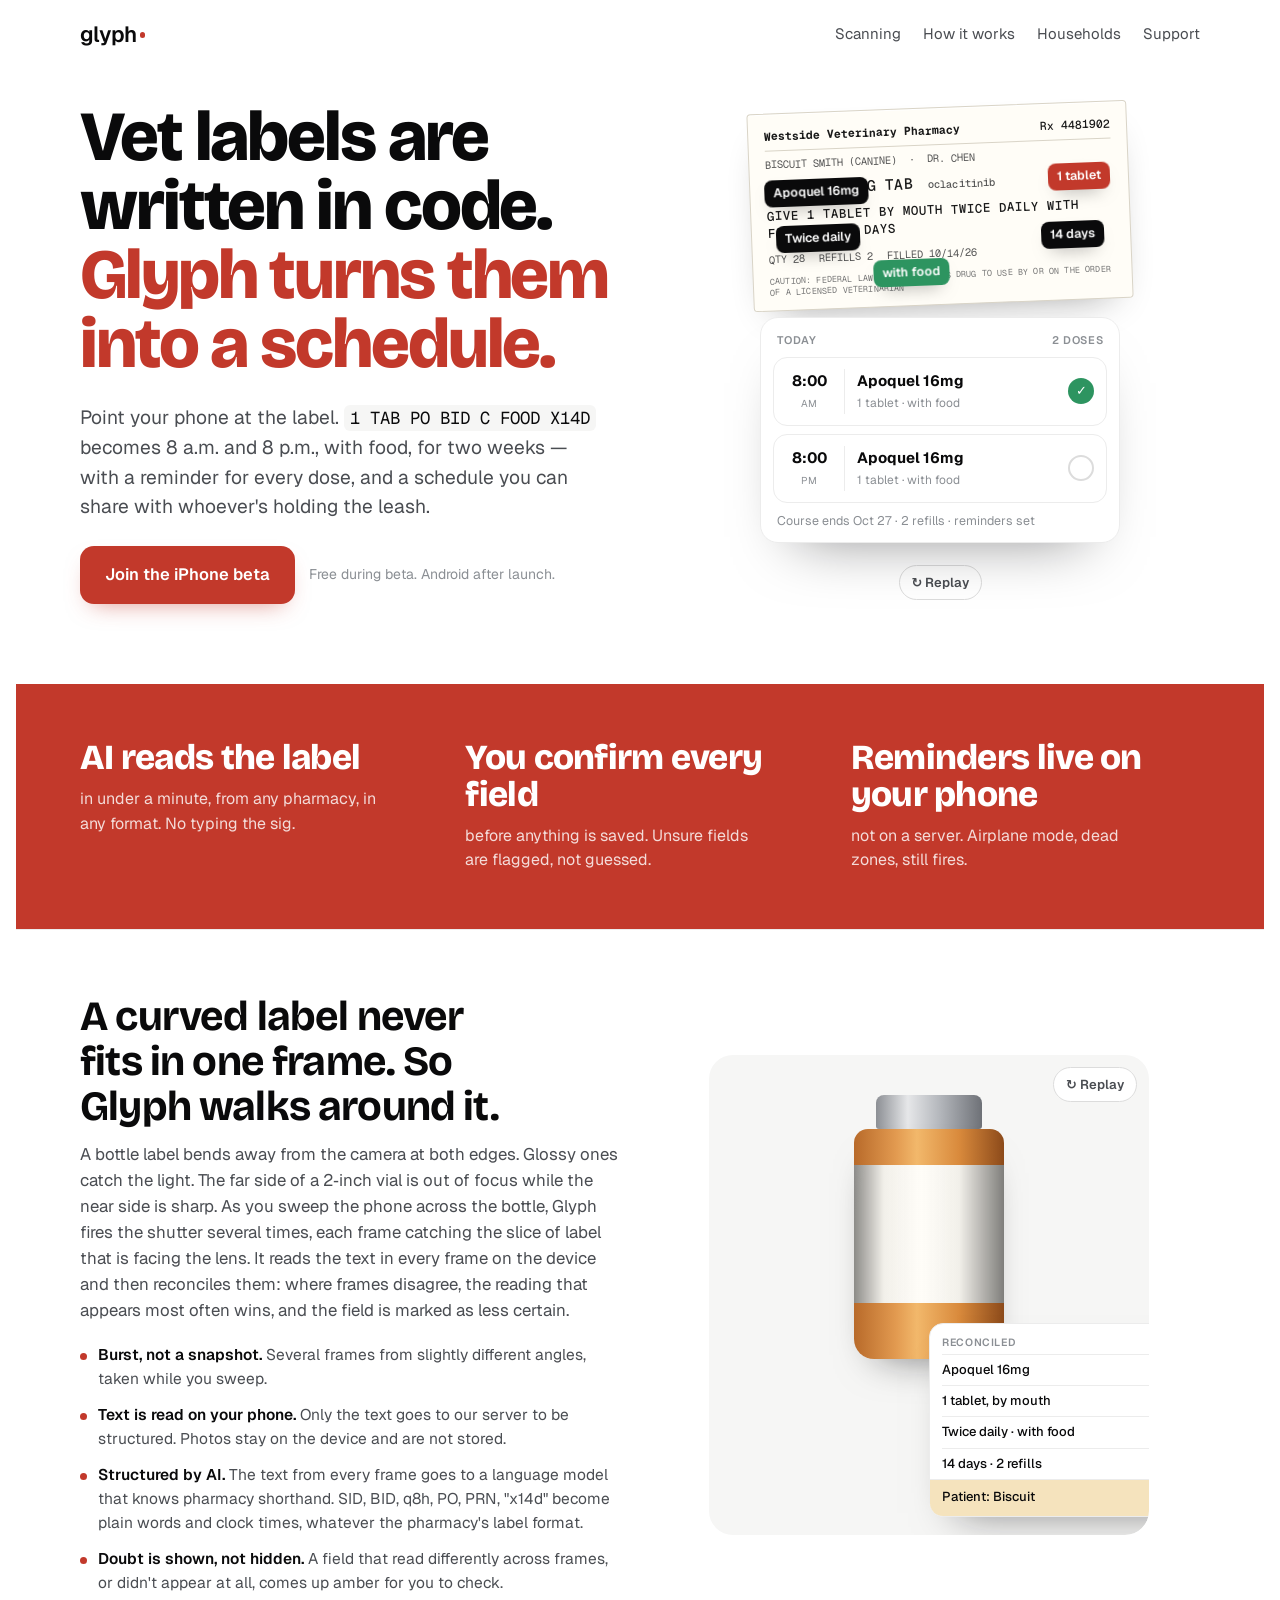
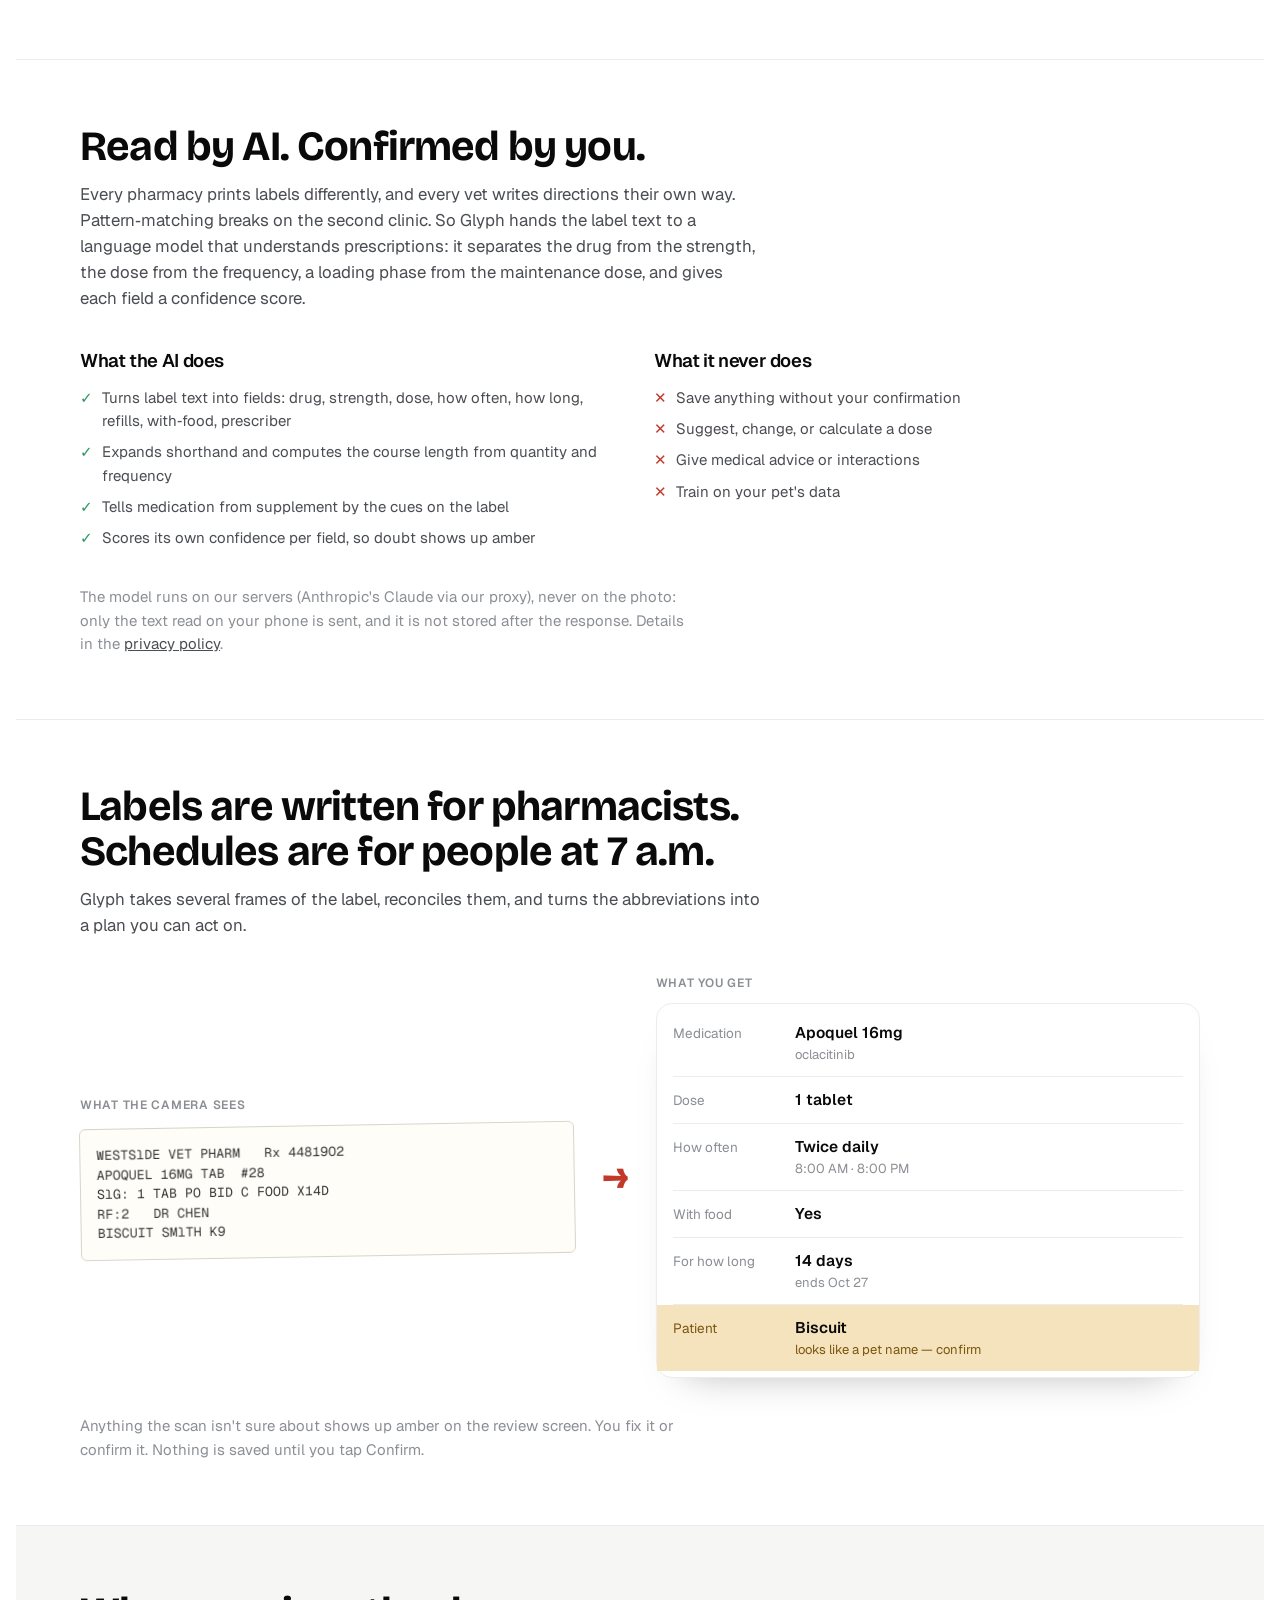
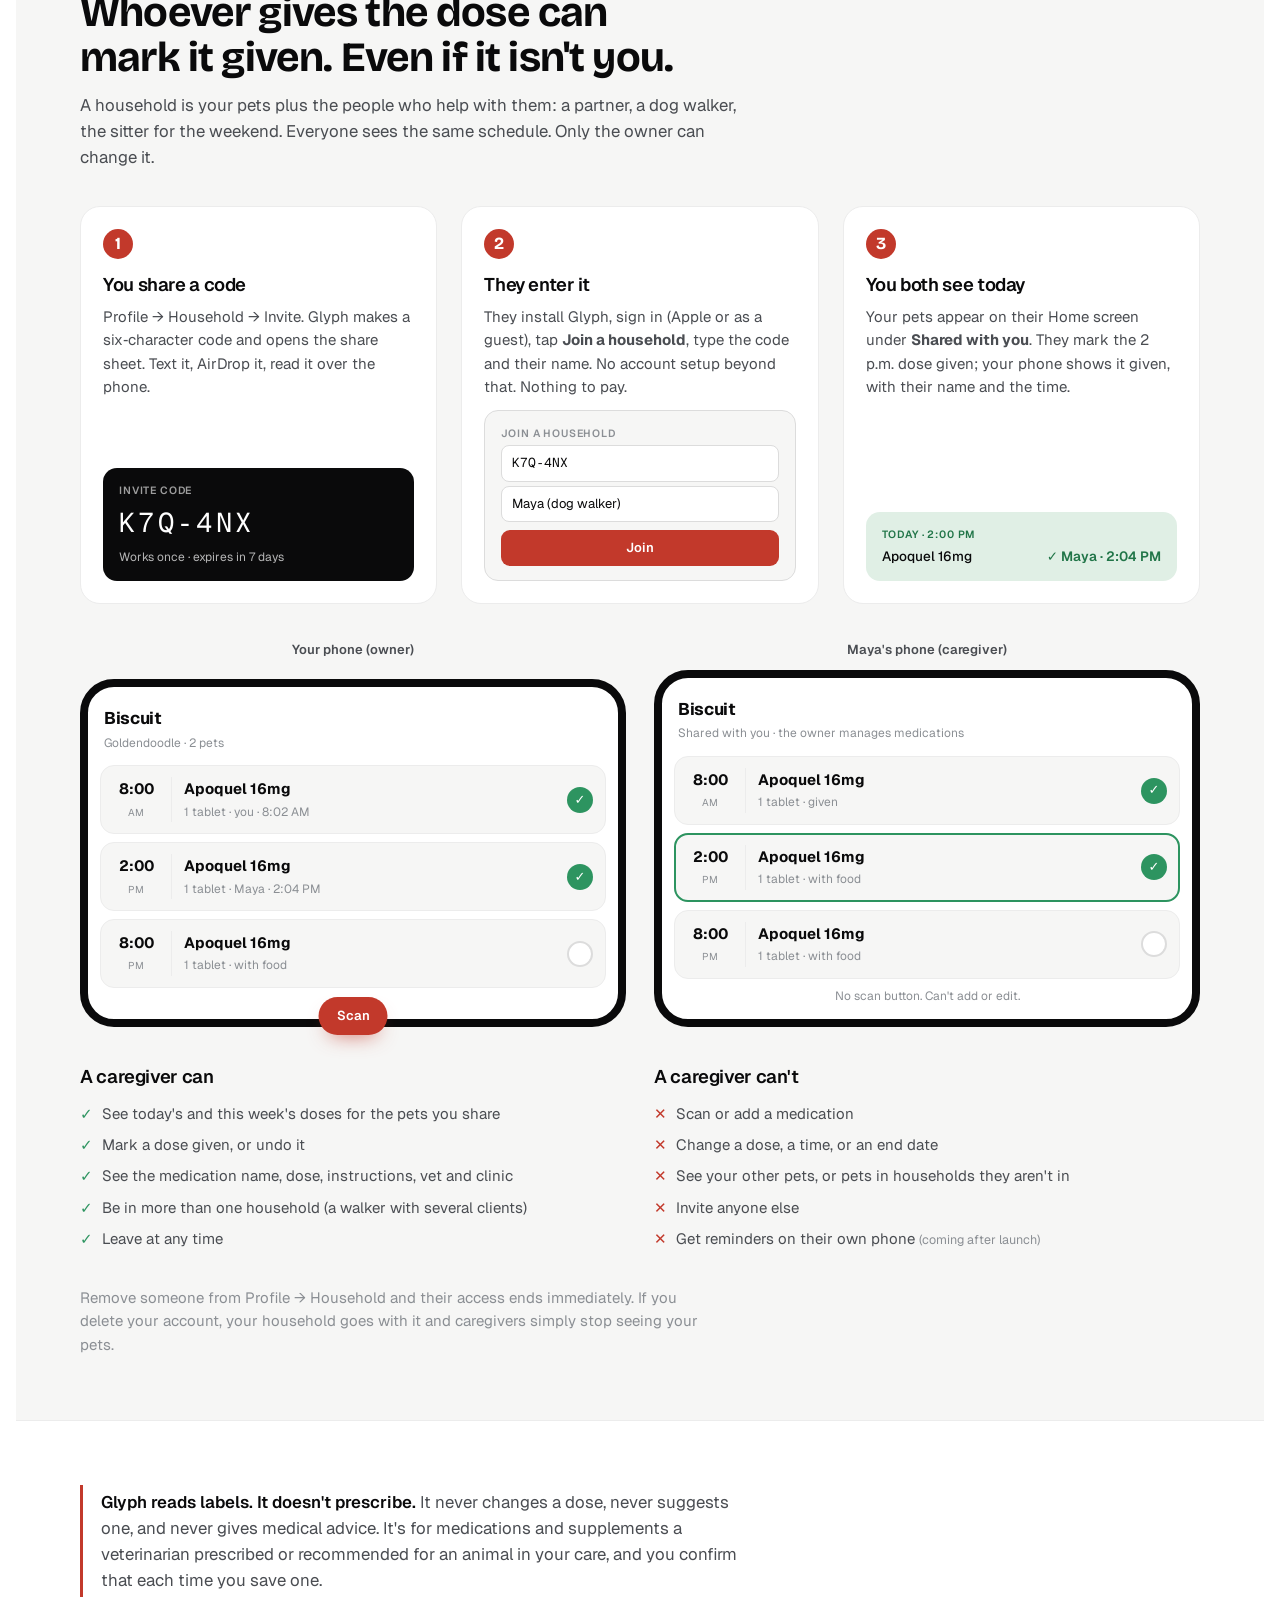
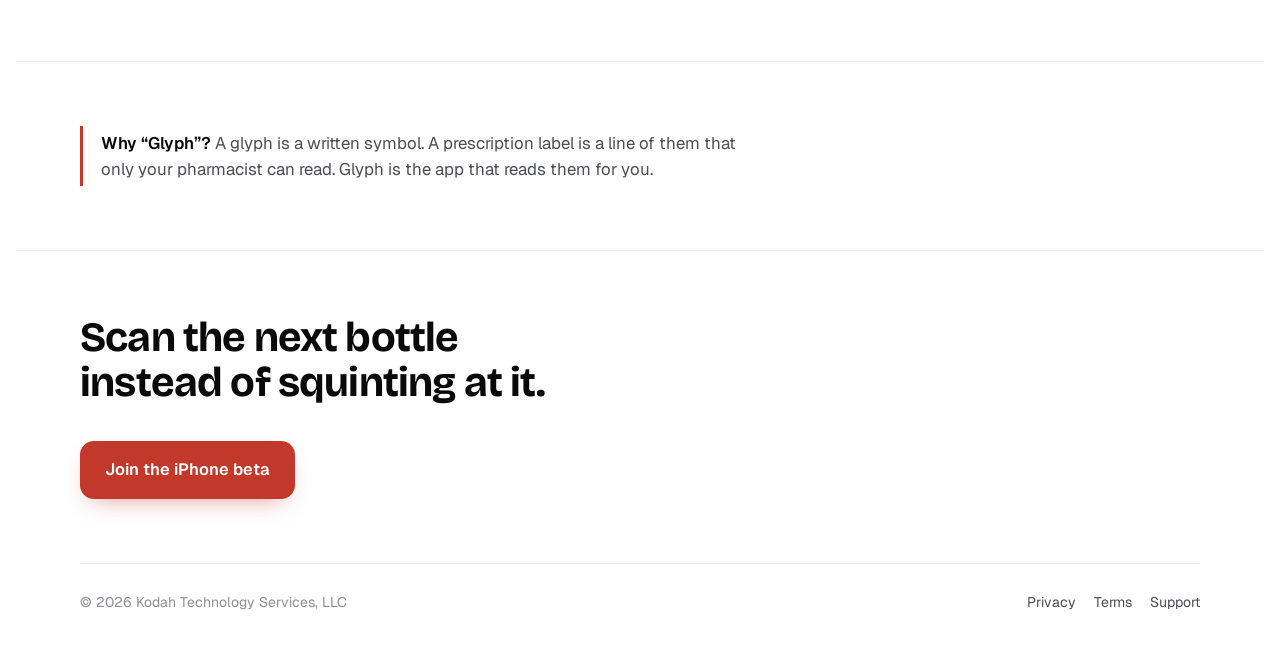
<file: index.html>
<!doctype html>
<html lang="en">
<head>
<meta charset="utf-8">
<meta name="viewport" content="width=device-width,initial-scale=1,viewport-fit=cover">
<title>Glyph — Vet labels, made into schedules</title>
<meta name="description" content="Vet labels are written in code. Glyph reads your pet's prescription label and turns it into a dose schedule with reminders you can share with whoever helps care for your pet.">
<link rel="icon" type="image/png" href="favicon.png?v=2">
<link rel="apple-touch-icon" href="favicon.png?v=2">
<link rel="preconnect" href="https://fonts.googleapis.com">
<link rel="preconnect" href="https://fonts.gstatic.com" crossorigin>
<link href="https://fonts.googleapis.com/css2?family=Bricolage+Grotesque:opsz,wght@12..96,500;12..96,700;12..96,800&family=Geist:wght@400;500;600&family=Geist+Mono:wght@400;500&display=swap" rel="stylesheet">
<link rel="stylesheet" href="styles.css">
</head>
<body>
<header class="site wrap">
  <a class="wordmark" href="./">glyph</a>
  <nav><a href="#scanning">Scanning</a><a href="#how">How it works</a><a href="#households">Households</a><a href="support.html">Support</a></nav>
</header>

<!-- HERO: the scan moment. A pharmacy label is read and its fields lift out into a dose. -->
<main>
<section class="hero">
  <div class="wrap hero-grid">
    <div class="hero-copy">
      <h1>Vet labels are written in code.<br><em>Glyph turns them into a schedule.</em></h1>
      <p class="lede">Point your phone at the label. <span class="mono">1 TAB PO BID C FOOD X14D</span> becomes 8 a.m. and 8 p.m., with food, for two weeks — with a reminder for every dose, and a schedule you can share with whoever's holding the leash.</p>
      <div class="actions">
        <a class="btn btn-primary" href="support.html#beta">Join the iPhone beta</a>
        <span class="note">Free during beta. Android after launch.</span>
      </div>
    </div>

    <div class="scene play" id="scene" aria-label="A pharmacy label being scanned into a dose schedule">
      <div class="rx">
        <div class="rx-head"><b>Westside Veterinary Pharmacy</b><span>Rx 4481902</span></div>
        <div class="rx-pt">BISCUIT SMITH (CANINE) &nbsp;·&nbsp; DR. CHEN</div>
        <div class="rx-drug">APOQUEL 16MG TAB <small>oclacitinib</small></div>
        <div class="rx-sig">GIVE 1 TABLET BY MOUTH TWICE DAILY WITH FOOD FOR 14 DAYS</div>
        <div class="rx-foot"><span>QTY 28</span><span>REFILLS 2</span><span>FILLED 10/14/26</span></div>
        <div class="rx-warn">CAUTION: FEDERAL LAW RESTRICTS THIS DRUG TO USE BY OR ON THE ORDER OF A LICENSED VETERINARIAN</div>
        <div class="scanline" aria-hidden="true"></div>
        <span class="tag t1" aria-hidden="true">Apoquel 16mg</span>
        <span class="tag t2" aria-hidden="true">1 tablet</span>
        <span class="tag t3" aria-hidden="true">Twice daily</span>
        <span class="tag t4" aria-hidden="true">14 days</span>
        <span class="tag t5" aria-hidden="true">with food</span>
      </div>

      <div class="result">
        <div class="result-head"><span>Today</span><span>2 doses</span></div>
        <div class="dose"><div class="t"><b>8:00</b><small>AM</small></div><div class="bar"></div><div class="n"><b>Apoquel 16mg</b><small>1 tablet · with food</small></div><div class="chk">✓</div></div>
        <div class="dose"><div class="t"><b>8:00</b><small>PM</small></div><div class="bar"></div><div class="n"><b>Apoquel 16mg</b><small>1 tablet · with food</small></div><div class="chk soft"></div></div>
        <div class="result-foot">Course ends Oct 27 · 2 refills · reminders set</div>
      </div>
      <button class="replay" type="button" data-replay="scene" aria-label="Replay the scan">↻ Replay</button>
    </div>
  </div>
</section>

<!-- the three claims, large, on coral -->
<section class="band-brand">
  <div class="wrap claims">
    <div><b>AI reads the label</b><p>in under a minute, from any pharmacy, in any format. No typing the sig.</p></div>
    <div><b>You confirm every field</b><p>before anything is saved. Unsure fields are flagged, not guessed.</p></div>
    <div><b>Reminders live on your phone</b><p>not on a server. Airplane mode, dead zones, still fires.</p></div>
  </div>
</section>

<!-- how scanning works: curved bottle, three frames, one read -->
<section class="band" id="scanning">
  <div class="wrap scan-grid">
    <div class="intro">
      <h2>A curved label never fits in one frame. So Glyph walks around it.</h2>
      <p>A bottle label bends away from the camera at both edges. Glossy ones catch the light. The far side of a 2‑inch vial is out of focus while the near side is sharp. As you sweep the phone across the bottle, Glyph fires the shutter several times, each frame catching the slice of label that is facing the lens. It reads the text in every frame on the device and then reconciles them: where frames disagree, the reading that appears most often wins, and the field is marked as less certain.</p>
      <ul class="facts">
        <li><b>Burst, not a snapshot.</b> Several frames from slightly different angles, taken while you sweep.</li>
        <li><b>Text is read on your phone.</b> Only the text goes to our server to be structured. Photos stay on the device and are not stored.</li>
        <li><b>Structured by AI.</b> The text from every frame goes to a language model that knows pharmacy shorthand. SID, BID, q8h, PO, PRN, "x14d" become plain words and clock times, whatever the pharmacy's label format.</li>
        <li><b>Doubt is shown, not hidden.</b> A field that read differently across frames, or didn't appear at all, comes up amber for you to check.</li>
      </ul>
    </div>

    <div class="lab" id="lab" aria-label="A phone scanning a curved label on a bottle, three frames merging into one reading">
      <div class="bottle">
        <div class="cap"></div>
        <div class="body">
          <div class="lbl">
            <!-- the label is wider than the visible face; it scrolls as the bottle turns -->
            <div class="strip">
              <div class="lbl-inner">
                <b>WESTSIDE VET PHARMACY</b>
                <span>Rx 4481902 · BISCUIT (K9)</span>
                <strong>APOQUEL 16MG TAB</strong>
                <span>1 TAB PO BID C FOOD X14D</span>
                <span>QTY 28 · RF 2 · DR CHEN</span>
              </div>
            </div>
            <div class="gloss"></div>
          </div>
        </div>
        <div class="turn" aria-hidden="true">↻</div>
      </div>
      <div class="cam"><div class="lens"></div></div>
      <div class="flash" aria-hidden="true"></div>
      <div class="frames">
        <div class="frame f1"><em>frame 1 · left edge</em><i>WESTSlDE V</i><i>Rx 44819O2</i><i>APOQUEL 1</i><i>1 TAB PO</i></div>
        <div class="frame f2"><em>frame 2 · centre</em><i>VET PHARMACY</i><i>BISCUIT (K9)</i><i>16MG TAB</i><i>BID C FOOD</i></div>
        <div class="frame f3"><em>frame 3 · right edge</em><i>ARMACY</i><i>(K9)</i><i>TAB</i><i>X14D  RF 2</i></div>
      </div>
      <div class="read">
        <span class="read-cap">Reconciled</span>
        <div class="row"><span>Apoquel 16mg</span><em class="ok">3 of 3</em></div>
        <div class="row"><span>1 tablet, by mouth</span><em class="ok">3 of 3</em></div>
        <div class="row"><span>Twice daily · with food</span><em class="ok">2 of 3</em></div>
        <div class="row"><span>14 days · 2 refills</span><em class="ok">2 of 3</em></div>
        <div class="row amber"><span>Patient: Biscuit</span><em>check</em></div>
      </div>
      <button class="replay" type="button" data-replay="lab" aria-label="Replay the scan">↻ Replay</button>
    </div>
  </div>
</section>

<!-- AI -->
<section class="band ai">
  <div class="wrap ai-grid">
    <div class="intro">
      <h2>Read by AI. Confirmed by you.</h2>
      <p>Every pharmacy prints labels differently, and every vet writes directions their own way. Pattern‑matching breaks on the second clinic. So Glyph hands the label text to a language model that understands prescriptions: it separates the drug from the strength, the dose from the frequency, a loading phase from the maintenance dose, and gives each field a confidence score.</p>
    </div>
    <div class="ai-cols">
      <div>
        <h3>What the AI does</h3>
        <ul><li>Turns label text into fields: drug, strength, dose, how often, how long, refills, with‑food, prescriber</li><li>Expands shorthand and computes the course length from quantity and frequency</li><li>Tells medication from supplement by the cues on the label</li><li>Scores its own confidence per field, so doubt shows up amber</li></ul>
      </div>
      <div>
        <h3>What it never does</h3>
        <ul><li>Save anything without your confirmation</li><li>Suggest, change, or calculate a dose</li><li>Give medical advice or interactions</li><li>Train on your pet's data</li></ul>
      </div>
    </div>
    <p class="fine">The model runs on our servers (Anthropic's Claude via our proxy), never on the photo: only the text read on your phone is sent, and it is not stored after the response. Details in the <a href="privacy.html">privacy policy</a>.</p>
  </div>
</section>

<!-- what the label says vs what you get -->
<section class="band" id="how">
  <div class="wrap">
    <div class="intro"><h2>Labels are written for pharmacists. Schedules are for people at 7 a.m.</h2><p>Glyph takes several frames of the label, reconciles them, and turns the abbreviations into a plan you can act on.</p></div>
    <div class="compare">
      <div class="raw"><span class="cap">What the camera sees</span><pre>WESTSlDE VET PHARM   Rx 44819O2
APOQUEL 16MG TAB  #28
SlG: 1 TAB PO BID C FOOD X14D
RF:2   DR CHEN
BISCUIT SMlTH K9</pre></div>
      <div class="arrow" aria-hidden="true">→</div>
      <div class="parsed">
        <span class="cap">What you get</span>
        <dl>
          <div><dt>Medication</dt><dd>Apoquel 16mg <small>oclacitinib</small></dd></div>
          <div><dt>Dose</dt><dd>1 tablet</dd></div>
          <div><dt>How often</dt><dd>Twice daily <small>8:00 AM · 8:00 PM</small></dd></div>
          <div><dt>With food</dt><dd>Yes</dd></div>
          <div><dt>For how long</dt><dd>14 days <small>ends Oct 27</small></dd></div>
          <div class="flag"><dt>Patient</dt><dd>Biscuit <small>looks like a pet name — confirm</small></dd></div>
        </dl>
      </div>
    </div>
    <p class="fine">Anything the scan isn't sure about shows up amber on the review screen. You fix it or confirm it. Nothing is saved until you tap Confirm.</p>
  </div>
</section>

<!-- households -->
<section class="band canvas" id="households">
  <div class="wrap hh">
    <div class="intro">
      <h2>Whoever gives the dose can mark it given. Even if it isn't you.</h2>
      <p>A household is your pets plus the people who help with them: a partner, a dog walker, the sitter for the weekend. Everyone sees the same schedule. Only the owner can change it.</p>
    </div>

    <ol class="hh-steps">
      <li>
        <span class="n">1</span>
        <div><h3>You share a code</h3><p>Profile → Household → Invite. Glyph makes a six‑character code and opens the share sheet. Text it, AirDrop it, read it over the phone.</p></div>
        <div class="mini"><span class="mini-cap">Invite code</span><span class="mini-code">K7Q‑4NX</span><span class="mini-sub">Works once · expires in 7 days</span></div>
      </li>
      <li>
        <span class="n">2</span>
        <div><h3>They enter it</h3><p>They install Glyph, sign in (Apple or as a guest), tap <b>Join a household</b>, type the code and their name. No account setup beyond that. Nothing to pay.</p></div>
        <div class="mini form"><span class="mini-cap">Join a household</span><span class="field">K7Q‑4NX</span><span class="field">Maya (dog walker)</span><span class="mini-btn">Join</span></div>
      </li>
      <li>
        <span class="n">3</span>
        <div><h3>You both see today</h3><p>Your pets appear on their Home screen under <b>Shared with you</b>. They mark the 2 p.m. dose given; your phone shows it given, with their name and the time.</p></div>
        <div class="mini ok"><span class="mini-cap">Today · 2:00 PM</span><span class="mini-row">Apoquel 16mg <em>✓ Maya · 2:04 PM</em></span></div>
      </li>
    </ol>

    <div class="phones">
      <figure>
        <figcaption>Your phone (owner)</figcaption>
        <div class="ph">
          <div class="ph-top"><b>Biscuit</b><small>Goldendoodle · 2 pets</small></div>
          <div class="dose done"><div class="t"><b>8:00</b><small>AM</small></div><div class="bar"></div><div class="n"><b>Apoquel 16mg</b><small>1 tablet · you · 8:02 AM</small></div><div class="chk">✓</div></div>
          <div class="dose done"><div class="t"><b>2:00</b><small>PM</small></div><div class="bar"></div><div class="n"><b>Apoquel 16mg</b><small>1 tablet · Maya · 2:04 PM</small></div><div class="chk">✓</div></div>
          <div class="dose"><div class="t"><b>8:00</b><small>PM</small></div><div class="bar"></div><div class="n"><b>Apoquel 16mg</b><small>1 tablet · with food</small></div><div class="chk soft"></div></div>
          <div class="ph-fab">Scan</div>
        </div>
      </figure>
      <figure>
        <figcaption>Maya's phone (caregiver)</figcaption>
        <div class="ph">
          <div class="ph-top"><b>Biscuit</b><small>Shared with you · the owner manages medications</small></div>
          <div class="dose done"><div class="t"><b>8:00</b><small>AM</small></div><div class="bar"></div><div class="n"><b>Apoquel 16mg</b><small>1 tablet · given</small></div><div class="chk">✓</div></div>
          <div class="dose done now"><div class="t"><b>2:00</b><small>PM</small></div><div class="bar"></div><div class="n"><b>Apoquel 16mg</b><small>1 tablet · with food</small></div><div class="chk">✓</div></div>
          <div class="dose"><div class="t"><b>8:00</b><small>PM</small></div><div class="bar"></div><div class="n"><b>Apoquel 16mg</b><small>1 tablet · with food</small></div><div class="chk soft"></div></div>
          <div class="ph-note">No scan button. Can't add or edit.</div>
        </div>
      </figure>
    </div>

    <div class="can">
      <div>
        <h3>A caregiver can</h3>
        <ul><li>See today's and this week's doses for the pets you share</li><li>Mark a dose given, or undo it</li><li>See the medication name, dose, instructions, vet and clinic</li><li>Be in more than one household (a walker with several clients)</li><li>Leave at any time</li></ul>
      </div>
      <div>
        <h3>A caregiver can't</h3>
        <ul><li>Scan or add a medication</li><li>Change a dose, a time, or an end date</li><li>See your other pets, or pets in households they aren't in</li><li>Invite anyone else</li><li>Get reminders on their own phone <small>(coming after launch)</small></li></ul>
      </div>
    </div>

    <p class="fine">Remove someone from Profile → Household and their access ends immediately. If you delete your account, your household goes with it and caregivers simply stop seeing your pets.</p>
  </div>
</section>

<!-- honesty -->
<section class="band">
  <div class="wrap">
    <p class="callout"><b>Glyph reads labels. It doesn't prescribe.</b> It never changes a dose, never suggests one, and never gives medical advice. It's for medications and supplements a veterinarian prescribed or recommended for an animal in your care, and you confirm that each time you save one.</p>
  </div>
</section>

<section class="band">
  <div class="wrap">
    <p class="callout"><b>Why &ldquo;Glyph&rdquo;?</b> A glyph is a written symbol. A prescription label is a line of them that only your pharmacist can read. Glyph is the app that reads them for you.</p>
  </div>
</section>

<section class="band cta">
  <div class="wrap">
    <h2>Scan the next bottle instead of squinting at it.</h2>
    <div class="actions"><a class="btn btn-primary" href="support.html#beta">Join the iPhone beta</a></div>
  </div>
</section>
</main>

<footer class="site wrap">
  <span>© 2026 Kodah Technology Services, LLC</span>
  <nav><a href="privacy.html">Privacy</a><a href="terms.html">Terms</a><a href="support.html">Support</a></nav>
</footer>
<script>
// Animations: play on scroll-in (unless the visitor prefers reduced motion), and always on tap of Replay.
(function(){
  var reduce=window.matchMedia&&window.matchMedia('(prefers-reduced-motion: reduce)').matches;
  function replay(el,force){
    if(reduce&&!force) return;
    el.classList.add('motion');                 // opts in past the reduced-motion CSS for this run
    el.classList.remove('play'); void el.offsetWidth; el.classList.add('play');
  }
  var lab=document.getElementById('lab'), scene=document.getElementById('scene');
  if(lab&&'IntersectionObserver' in window){
    new IntersectionObserver(function(es){es.forEach(function(e){ if(e.isIntersecting) replay(lab,false); });},{threshold:.5}).observe(lab);
  }
  document.querySelectorAll('[data-replay]').forEach(function(b){
    b.addEventListener('click',function(){ replay(document.getElementById(b.getAttribute('data-replay')),true); });
  });
})();
</script>
</body>
</html>
</file>
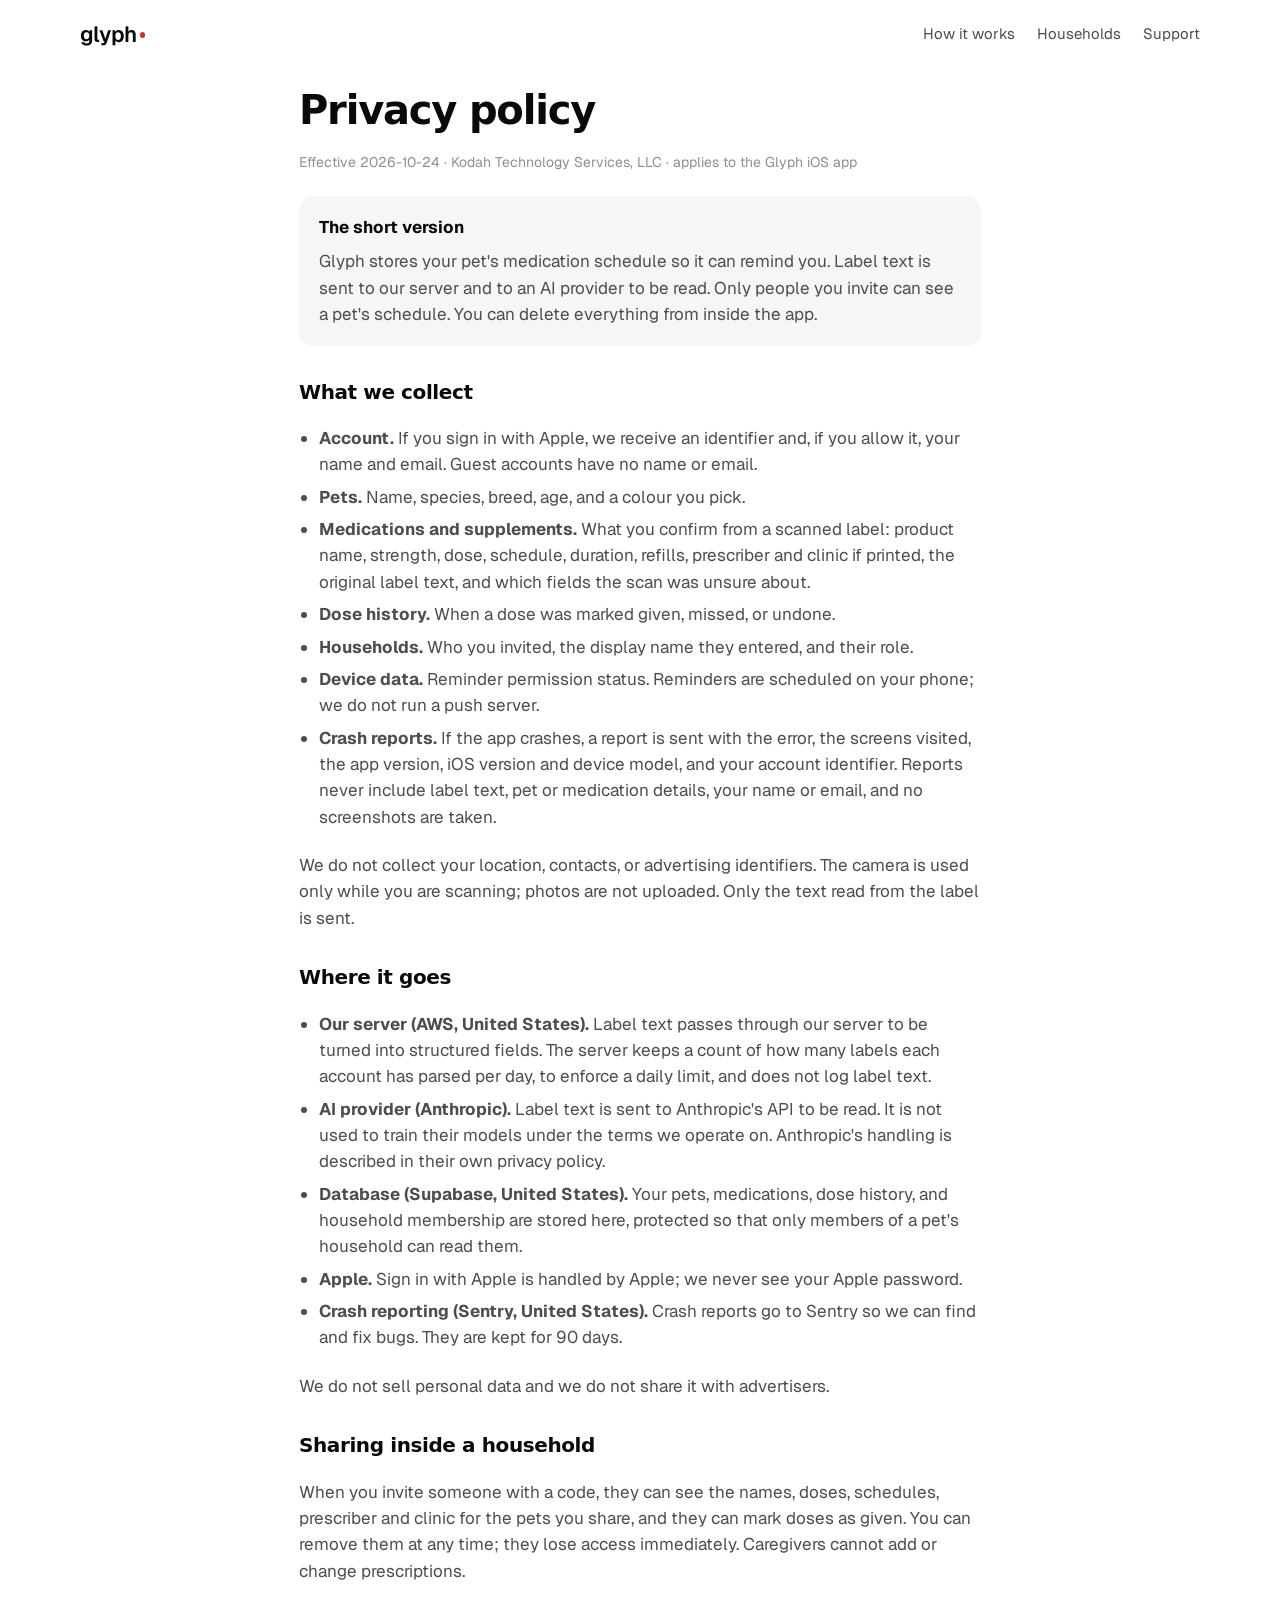
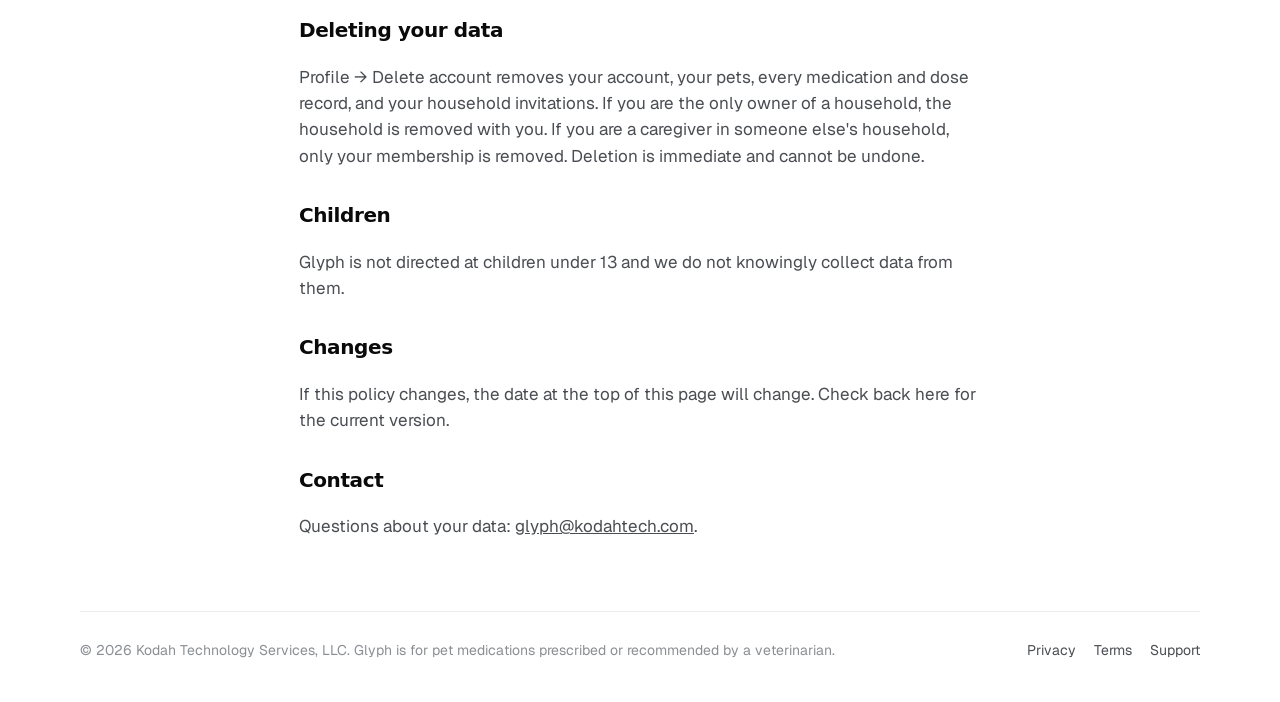
<file: privacy.html>
<!doctype html>
<html lang="en">
<head>
<title>Privacy Policy — Glyph</title>
<meta name="description" content="What Glyph collects, where it goes, and how to delete it.">
<meta charset="utf-8">
<meta name="viewport" content="width=device-width,initial-scale=1,viewport-fit=cover">
<link rel="icon" type="image/png" href="favicon.png?v=2">
<link rel="apple-touch-icon" href="favicon.png?v=2">
<link rel="preconnect" href="https://fonts.googleapis.com">
<link rel="preconnect" href="https://fonts.gstatic.com" crossorigin>
<link href="https://fonts.googleapis.com/css2?family=Geist:wght@400;500;600&display=swap" rel="stylesheet">
<link rel="stylesheet" href="styles.css">
</head>
<body>
<header class="site wrap">
  <a class="wordmark" href="./">glyph</a>
  <nav><a href="./#how">How it works</a><a href="./#households">Households</a><a href="support.html">Support</a></nav>
</header>
<main class="wrap doc">
  <h1>Privacy policy</h1>
  <p class="meta-line">Effective 2026-10-24 &middot; Kodah Technology Services, LLC &middot; applies to the Glyph iOS app</p>

  <div class="box">
    <b>The short version</b>
    <p>Glyph stores your pet's medication schedule so it can remind you. Label text is sent to our server and to an AI provider to be read. Only people you invite can see a pet's schedule. You can delete everything from inside the app.</p>
  </div>

  <h2>What we collect</h2>
  <ul>
    <li><b>Account.</b> If you sign in with Apple, we receive an identifier and, if you allow it, your name and email. Guest accounts have no name or email.</li>
    <li><b>Pets.</b> Name, species, breed, age, and a colour you pick.</li>
    <li><b>Medications and supplements.</b> What you confirm from a scanned label: product name, strength, dose, schedule, duration, refills, prescriber and clinic if printed, the original label text, and which fields the scan was unsure about.</li>
    <li><b>Dose history.</b> When a dose was marked given, missed, or undone.</li>
    <li><b>Households.</b> Who you invited, the display name they entered, and their role.</li>
    <li><b>Device data.</b> Reminder permission status. Reminders are scheduled on your phone; we do not run a push server.</li>
    <li><b>Crash reports.</b> If the app crashes, a report is sent with the error, the screens visited, the app version, iOS version and device model, and your account identifier. Reports never include label text, pet or medication details, your name or email, and no screenshots are taken.</li>
  </ul>
  <p>We do not collect your location, contacts, or advertising identifiers. The camera is used only while you are scanning; photos are not uploaded. Only the text read from the label is sent.</p>

  <h2>Where it goes</h2>
  <ul>
    <li><b>Our server (AWS, United States).</b> Label text passes through our server to be turned into structured fields. The server keeps a count of how many labels each account has parsed per day, to enforce a daily limit, and does not log label text.</li>
    <li><b>AI provider (Anthropic).</b> Label text is sent to Anthropic's API to be read. It is not used to train their models under the terms we operate on. Anthropic's handling is described in their own privacy policy.</li>
    <li><b>Database (Supabase, United States).</b> Your pets, medications, dose history, and household membership are stored here, protected so that only members of a pet's household can read them.</li>
    <li><b>Apple.</b> Sign in with Apple is handled by Apple; we never see your Apple password.</li>
    <li><b>Crash reporting (Sentry, United States).</b> Crash reports go to Sentry so we can find and fix bugs. They are kept for 90 days.</li>
  </ul>
  <p>We do not sell personal data and we do not share it with advertisers.</p>

  <h2>Sharing inside a household</h2>
  <p>When you invite someone with a code, they can see the names, doses, schedules, prescriber and clinic for the pets you share, and they can mark doses as given. You can remove them at any time; they lose access immediately. Caregivers cannot add or change prescriptions.</p>

  <h2>Deleting your data</h2>
  <p>Profile &rarr; Delete account removes your account, your pets, every medication and dose record, and your household invitations. If you are the only owner of a household, the household is removed with you. If you are a caregiver in someone else's household, only your membership is removed. Deletion is immediate and cannot be undone.</p>

  <h2>Children</h2>
  <p>Glyph is not directed at children under 13 and we do not knowingly collect data from them.</p>

  <h2>Changes</h2>
  <p>If this policy changes, the date at the top of this page will change. Check back here for the current version.</p>

  <h2>Contact</h2>
  <p>Questions about your data: <a href="mailto:glyph@kodahtech.com">glyph@kodahtech.com</a>.</p>
</main>
<footer class="site wrap">
  <span>&copy; 2026 Kodah Technology Services, LLC. Glyph is for pet medications prescribed or recommended by a veterinarian.</span>
  <nav><a href="privacy.html">Privacy</a><a href="terms.html">Terms</a><a href="support.html">Support</a></nav>
</footer>
</body>
</html>
</file>
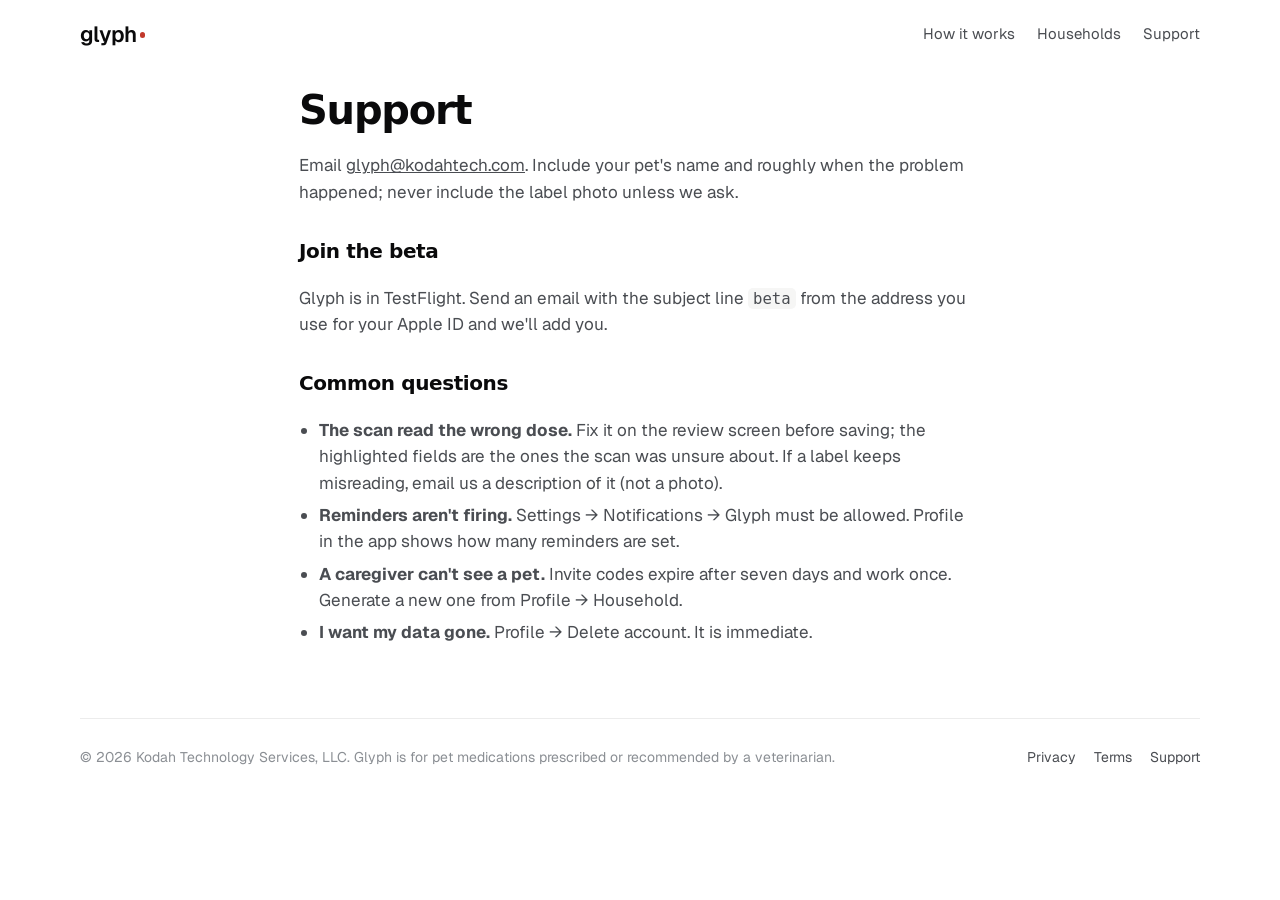
<file: support.html>
<!doctype html>
<html lang="en">
<head>
<title>Support — Glyph</title>
<meta name="description" content="Get help with Glyph, or join the beta.">
<meta charset="utf-8">
<meta name="viewport" content="width=device-width,initial-scale=1,viewport-fit=cover">
<link rel="icon" type="image/png" href="favicon.png?v=2">
<link rel="apple-touch-icon" href="favicon.png?v=2">
<link rel="preconnect" href="https://fonts.googleapis.com">
<link rel="preconnect" href="https://fonts.gstatic.com" crossorigin>
<link href="https://fonts.googleapis.com/css2?family=Geist:wght@400;500;600&display=swap" rel="stylesheet">
<link rel="stylesheet" href="styles.css">
</head>
<body>
<header class="site wrap">
  <a class="wordmark" href="./">glyph</a>
  <nav><a href="./#how">How it works</a><a href="./#households">Households</a><a href="support.html">Support</a></nav>
</header>
<main class="wrap doc">
  <h1>Support</h1>
  <p>Email <a href="mailto:glyph@kodahtech.com">glyph@kodahtech.com</a>. Include your pet's name and roughly when the problem happened; never include the label photo unless we ask.</p>

  <h2 id="beta">Join the beta</h2>
  <p>Glyph is in TestFlight. Send an email with the subject line <code>beta</code> from the address you use for your Apple ID and we'll add you.</p>

  <h2>Common questions</h2>
  <ul>
    <li><b>The scan read the wrong dose.</b> Fix it on the review screen before saving; the highlighted fields are the ones the scan was unsure about. If a label keeps misreading, email us a description of it (not a photo).</li>
    <li><b>Reminders aren't firing.</b> Settings &rarr; Notifications &rarr; Glyph must be allowed. Profile in the app shows how many reminders are set.</li>
    <li><b>A caregiver can't see a pet.</b> Invite codes expire after seven days and work once. Generate a new one from Profile &rarr; Household.</li>
    <li><b>I want my data gone.</b> Profile &rarr; Delete account. It is immediate.</li>
  </ul>
</main>
<footer class="site wrap">
  <span>&copy; 2026 Kodah Technology Services, LLC. Glyph is for pet medications prescribed or recommended by a veterinarian.</span>
  <nav><a href="privacy.html">Privacy</a><a href="terms.html">Terms</a><a href="support.html">Support</a></nav>
</footer>
</body>
</html>
</file>
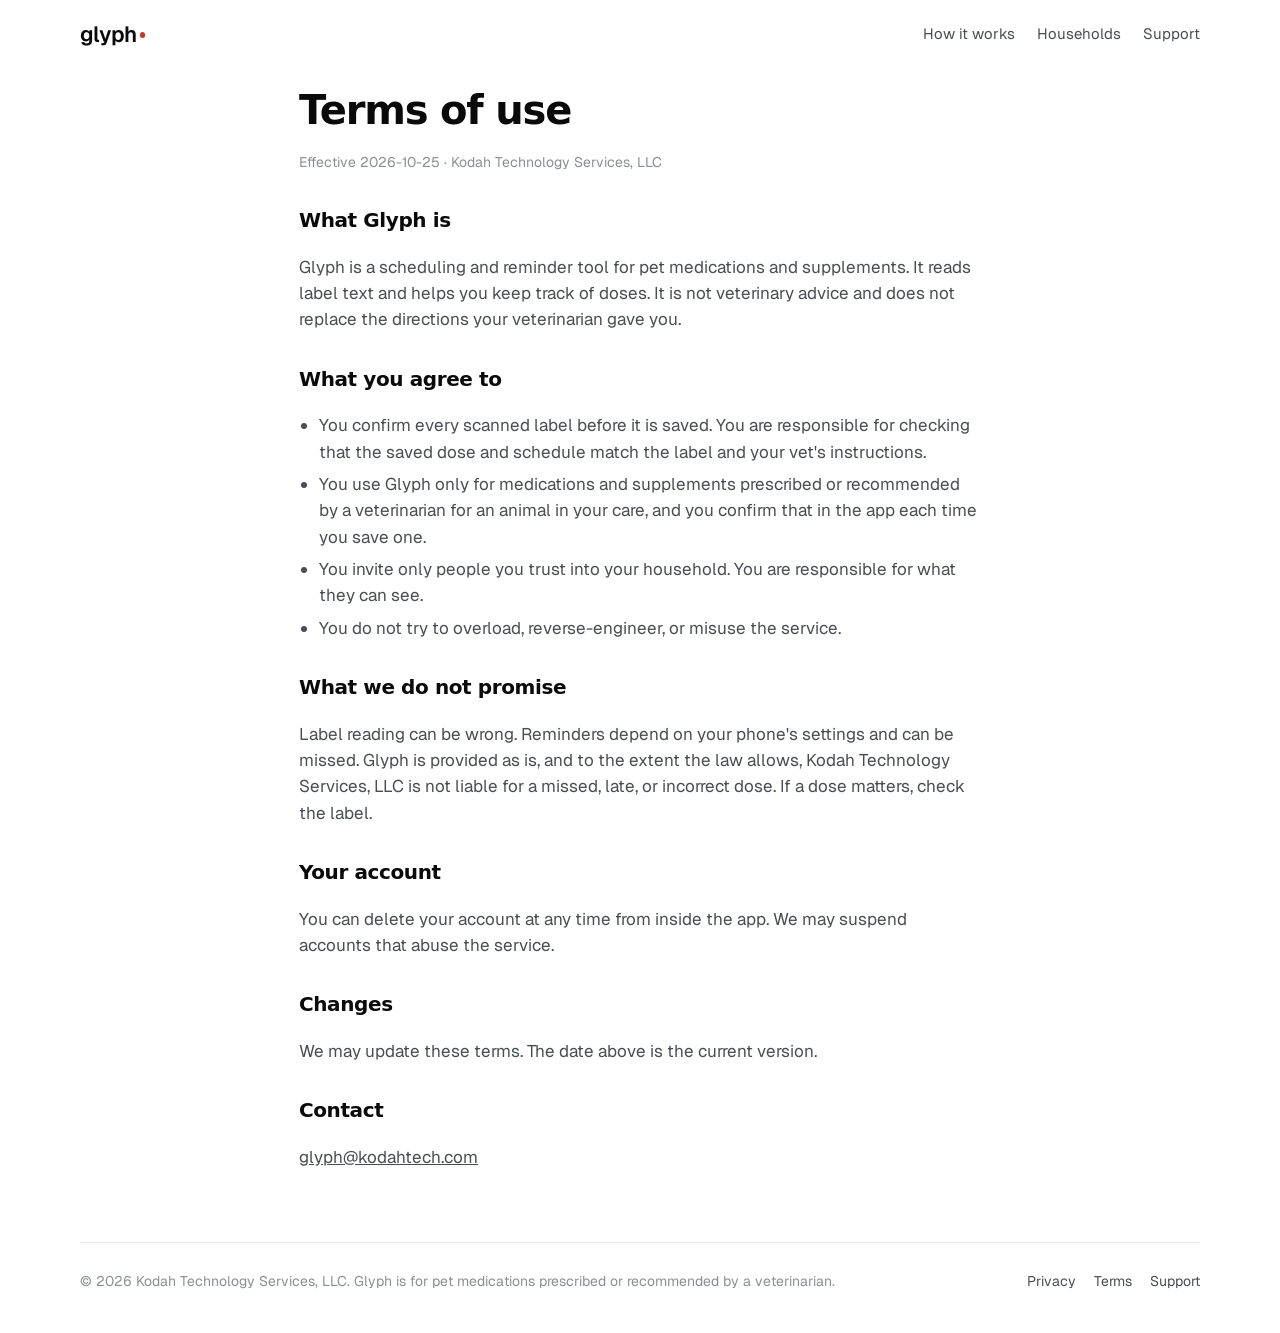
<file: terms.html>
<!doctype html>
<html lang="en">
<head>
<title>Terms of Use — Glyph</title>
<meta name="description" content="The terms for using the Glyph app.">
<meta charset="utf-8">
<meta name="viewport" content="width=device-width,initial-scale=1,viewport-fit=cover">
<link rel="icon" type="image/png" href="favicon.png?v=2">
<link rel="apple-touch-icon" href="favicon.png?v=2">
<link rel="preconnect" href="https://fonts.googleapis.com">
<link rel="preconnect" href="https://fonts.gstatic.com" crossorigin>
<link href="https://fonts.googleapis.com/css2?family=Geist:wght@400;500;600&display=swap" rel="stylesheet">
<link rel="stylesheet" href="styles.css">
</head>
<body>
<header class="site wrap">
  <a class="wordmark" href="./">glyph</a>
  <nav><a href="./#how">How it works</a><a href="./#households">Households</a><a href="support.html">Support</a></nav>
</header>
<main class="wrap doc">
  <h1>Terms of use</h1>
  <p class="meta-line">Effective 2026-10-25 &middot; Kodah Technology Services, LLC</p>

  <h2>What Glyph is</h2>
  <p>Glyph is a scheduling and reminder tool for pet medications and supplements. It reads label text and helps you keep track of doses. It is not veterinary advice and does not replace the directions your veterinarian gave you.</p>

  <h2>What you agree to</h2>
  <ul>
    <li>You confirm every scanned label before it is saved. You are responsible for checking that the saved dose and schedule match the label and your vet's instructions.</li>
    <li>You use Glyph only for medications and supplements prescribed or recommended by a veterinarian for an animal in your care, and you confirm that in the app each time you save one.</li>
    <li>You invite only people you trust into your household. You are responsible for what they can see.</li>
    <li>You do not try to overload, reverse-engineer, or misuse the service.</li>
  </ul>

  <h2>What we do not promise</h2>
  <p>Label reading can be wrong. Reminders depend on your phone's settings and can be missed. Glyph is provided as is, and to the extent the law allows, Kodah Technology Services, LLC is not liable for a missed, late, or incorrect dose. If a dose matters, check the label.</p>

  <h2>Your account</h2>
  <p>You can delete your account at any time from inside the app. We may suspend accounts that abuse the service.</p>

  <h2>Changes</h2>
  <p>We may update these terms. The date above is the current version.</p>

  <h2>Contact</h2>
  <p><a href="mailto:glyph@kodahtech.com">glyph@kodahtech.com</a></p>
</main>
<footer class="site wrap">
  <span>&copy; 2026 Kodah Technology Services, LLC. Glyph is for pet medications prescribed or recommended by a veterinarian.</span>
  <nav><a href="privacy.html">Privacy</a><a href="terms.html">Terms</a><a href="support.html">Support</a></nav>
</footer>
</body>
</html>
</file>
<file: styles.css>
/* glyph.kodahtech.com — tokens mirror src/theme/index.ts in the app.
   Layout: one memorable thing (the label-to-schedule scan in the hero); everything else quiet. */
:root{
  --bg:#FFFFFF; --canvas:#F6F6F5; --surface:#FFFFFF; --tint:#FFF5F1;
  --ink:#0A0A0B; --ink2:#4A4D52; --ink3:#8B8F94;
  --border:#ECECEC; --border2:#DCDCDC;
  --brand:#C2392B; --brand2:#A12A1F; --brand-pale:#FCE4DD;
  --success:#2D9460; --success-pale:#E0EFE5; --warning:#C28A2A; --warning-pale:#F5E3BD; --warning-ink:#7A5510;
  --display:"Bricolage Grotesque",ui-sans-serif,system-ui,sans-serif;
  --font:"Geist",ui-sans-serif,system-ui,-apple-system,"Segoe UI",Roboto,sans-serif;
  --mono:"Geist Mono",ui-monospace,SFMono-Regular,Menlo,monospace;
  --measure:62ch;
}
*,*::before,*::after{box-sizing:border-box}
html{-webkit-text-size-adjust:100%;scroll-behavior:smooth}
body{margin:0;background:var(--bg);color:var(--ink);font:400 17px/1.55 var(--font);
  padding-left:max(16px,env(safe-area-inset-left,0px));padding-right:max(16px,env(safe-area-inset-right,0px))}
a{color:inherit}
h1,h2,h3{margin:0;text-wrap:balance;font-family:var(--display);font-weight:700;letter-spacing:-0.02em}
h1{font-size:clamp(2.4rem,6.2vw,4.4rem);line-height:.98;font-weight:800;letter-spacing:-0.03em}
h1 em{font-style:normal;color:var(--brand)}
h2{font-size:clamp(1.7rem,3.6vw,2.6rem);line-height:1.08}
h3{font-size:1.15rem;font-family:var(--font);font-weight:600}
p{margin:0}
.wrap{max-width:1120px;margin:0 auto}

.wordmark{display:inline-flex;align-items:flex-end;gap:3px;font-weight:600;letter-spacing:-0.03em;text-decoration:none;font-size:22px;line-height:1}
.wordmark::after{content:"";width:.26em;height:.26em;border-radius:50%;background:var(--brand);margin-bottom:.3em}
header.site{display:flex;align-items:center;justify-content:space-between;padding-block:22px}
header.site nav{display:flex;gap:22px;font-size:15px;color:var(--ink2)}
header.site nav a{text-decoration:none}
header.site nav a:hover{color:var(--ink)}

.btn{display:inline-flex;align-items:center;gap:8px;padding:15px 24px;border-radius:14px;font-weight:600;font-size:16.5px;text-decoration:none;border:1px solid transparent}
.btn-primary{background:var(--brand);color:#fff;box-shadow:0 10px 24px -12px rgba(194,57,43,.6)}
.btn-primary:hover{background:var(--brand2)}
.actions{display:flex;gap:14px;flex-wrap:wrap;align-items:center}
.note{font-size:14px;color:var(--ink3)}

/* ---------- hero ---------- */
.hero{padding-block:36px 80px}
.hero-grid{display:grid;grid-template-columns:1.05fr 1fr;gap:56px;align-items:center}
.hero-copy{display:grid;gap:24px;max-width:36rem}
.lede{font-size:1.2rem;color:var(--ink2);max-width:33rem}
.lede .mono{font-family:var(--mono);font-size:.9em;background:var(--canvas);padding:2px 6px;border-radius:6px;white-space:nowrap;color:var(--ink)}
@media (max-width:900px){.hero-grid{grid-template-columns:1fr;gap:44px}.hero{padding-block:20px 60px}}

.scene{position:relative;display:grid;gap:18px;justify-items:center}
/* the pharmacy label */
.rx{position:relative;width:min(380px,100%);background:#FFFDF7;color:#1a1a1a;border:1px solid #D9D4C7;border-radius:4px;padding:14px 16px 12px;font-family:var(--mono);font-size:11.5px;line-height:1.35;
  box-shadow:0 1px 0 #fff inset,0 18px 40px -24px rgba(10,10,11,.45);transform:rotate(-2.2deg);overflow:hidden}
.rx-head{display:flex;justify-content:space-between;gap:8px;font-weight:500;border-bottom:1px solid #D9D4C7;padding-bottom:6px;margin-bottom:6px}
.rx-pt{color:#555;font-size:10.5px;margin-bottom:8px}
.rx-drug{font-size:15px;font-weight:500;letter-spacing:.01em}
.rx-drug small{font-size:10.5px;color:#555;margin-left:6px}
.rx-sig{font-size:12.5px;font-weight:500;margin:8px 0 10px;line-height:1.4}
.rx-foot{display:flex;gap:14px;color:#555;font-size:10.5px}
.rx-warn{margin-top:10px;font-size:8.5px;color:#777;letter-spacing:.02em;line-height:1.3}
.scanline{display:none;position:absolute;left:0;right:0;top:-8%;height:14%;background:linear-gradient(180deg,rgba(194,57,43,0),rgba(194,57,43,.22) 45%,rgba(194,57,43,.9) 50%,rgba(194,57,43,.22) 55%,rgba(194,57,43,0));
  pointer-events:none}
.scene.play .scanline{animation:scan 2.2s cubic-bezier(.5,0,.3,1) .4s both}
.scene.play .scanline{display:block}
@keyframes scan{0%{top:-14%;opacity:0}8%{opacity:1}92%{opacity:1}100%{top:104%;opacity:0}}
/* fields lift out of the label */
.tag{position:absolute;font-family:var(--font);font-weight:600;font-size:12.5px;background:var(--ink);color:#fff;padding:5px 9px;border-radius:8px;white-space:nowrap;opacity:0;transform:translateY(6px) scale(.96);
  box-shadow:0 8px 18px -10px rgba(10,10,11,.6)}
.scene.play .tag{animation-name:lift;animation-duration:.5s;animation-timing-function:cubic-bezier(.2,.9,.3,1.2);animation-fill-mode:both}
.tag.t1{left:14px;top:66px;animation-delay:1.0s}
.tag.t2{right:18px;top:60px;animation-delay:1.25s;background:var(--brand)}
.tag.t3{left:24px;top:112px;animation-delay:1.5s}
.tag.t4{right:26px;top:118px;animation-delay:1.7s}
.tag.t5{left:120px;top:150px;animation-delay:1.9s;background:var(--success)}
@keyframes lift{to{opacity:1;transform:none}}
/* the resulting schedule card */
.result{width:min(360px,100%);background:var(--surface);border:1px solid var(--border);border-radius:18px;padding:12px;box-shadow:0 30px 60px -36px rgba(10,10,11,.5);
  opacity:0;transform:translateY(14px);font-size:14px;margin-top:-6px}
.scene.play .result{animation:lift .6s ease-out 2.4s both}
.result-head{display:flex;justify-content:space-between;font-size:11px;font-weight:600;letter-spacing:.06em;text-transform:uppercase;color:var(--ink3);margin:2px 4px 8px}
.result-foot{font-size:12.5px;color:var(--ink3);margin:6px 4px 0}
.dose{display:flex;align-items:center;gap:12px;background:var(--surface);border:1px solid var(--border);border-radius:14px;padding:11px 12px;margin-bottom:8px}
.dose .t{width:46px;text-align:center}.dose .t b{display:block;font-size:15px}.dose .t small{font-size:10px;color:var(--ink3)}
.dose .bar{width:1px;align-self:stretch;background:var(--border)}
.dose .n{flex:1;min-width:0}.dose .n b{display:block;font-size:15px}.dose .n small{color:var(--ink3);font-size:12px}
.dose .chk{width:26px;height:26px;border-radius:50%;background:var(--success);color:#fff;display:grid;place-items:center;font-size:13px;font-weight:700}
.dose .chk.soft{background:var(--surface);border:2px solid var(--border2)}
@media (prefers-reduced-motion:reduce){.scene:not(.motion) .scanline{display:none}.scene:not(.motion) .tag,.scene:not(.motion) .result{animation:none;opacity:1;transform:none}}

/* ---------- scanning lab ---------- */
.scan-grid{display:grid;grid-template-columns:1fr 1fr;gap:56px;align-items:center}
@media (max-width:900px){.scan-grid{grid-template-columns:1fr;gap:40px}}
.facts{margin:8px 0 0;padding:0;list-style:none;display:grid;gap:12px}
.facts li{padding-left:18px;position:relative;color:var(--ink2);font-size:15.5px}
.facts li::before{content:"";position:absolute;left:0;top:.62em;width:7px;height:7px;border-radius:50%;background:var(--brand)}
.facts b{color:var(--ink);font-weight:600}

.lab{position:relative;height:480px;width:min(440px,100%);justify-self:center;overflow:hidden;border-radius:24px;background:var(--canvas)}
.bottle{position:absolute;left:50%;top:40px;transform:translateX(-50%);width:150px}
.bottle .cap{height:34px;margin:0 22px;border-radius:8px 8px 3px 3px;background:linear-gradient(90deg,#8C8F94,#E6E7E9 30%,#B4B7BC 60%,#6E7177)}
.bottle .body{height:230px;border-radius:14px 14px 20px 20px;background:linear-gradient(90deg,#B86A2A,#E29A50 28%,#F2B86B 42%,#D98A3C 70%,#8C4A1A);box-shadow:0 20px 40px -24px rgba(10,10,11,.6);position:relative;overflow:hidden}
.turn{position:absolute;right:-26px;top:120px;font-size:18px;color:var(--ink3);opacity:0}
.play .turn{animation:fadeio 3s ease .3s both}
@keyframes fadeio{0%,100%{opacity:0}20%,80%{opacity:1}}
/* label face: a window onto a strip twice as wide, which slides as the bottle turns */
.lbl{position:absolute;left:0;right:0;top:36px;height:138px;background:#FFFDF7;overflow:hidden}
.strip{position:absolute;top:0;bottom:0;left:0;width:260px;transform:translateX(0)}
.play .strip{animation:turn 3s cubic-bezier(.45,0,.3,1) .3s both}
@keyframes turn{0%{transform:translateX(40px)}100%{transform:translateX(-150px)}}
.lbl-inner{position:absolute;inset:0;display:grid;align-content:center;gap:5px;padding:0 10px;font-family:var(--mono);font-size:9px;line-height:1.2;color:#222;white-space:nowrap}
.lbl-inner b{font-size:8px;letter-spacing:.02em}.lbl-inner strong{font-size:12px;font-weight:600}.lbl-inner span{color:#444}
/* curvature: compress + darken toward both edges so the face reads as a cylinder */
.lbl::after{content:"";position:absolute;inset:0;background:linear-gradient(90deg,rgba(0,0,0,.45),rgba(0,0,0,.05) 20%,rgba(255,255,255,.22) 45%,rgba(0,0,0,.05) 70%,rgba(0,0,0,.5));pointer-events:none}
.gloss{position:absolute;top:0;bottom:0;width:38px;left:-40px;background:linear-gradient(90deg,rgba(255,255,255,0),rgba(255,255,255,.55),rgba(255,255,255,0));transform:skewX(-12deg);animation:gloss 3.2s ease-in-out infinite 1s}
@keyframes gloss{0%,100%{left:-40px}50%{left:140px}}
/* the phone arcs across the front of the bottle, lens toward it */
.cam{position:absolute;top:120px;left:-70px;width:56px;height:108px;border-radius:14px;background:var(--ink);border:3px solid #2a2a2c;box-shadow:0 18px 30px -16px rgba(10,10,11,.8);opacity:0;transform-origin:50% 50%}
.cam .lens{position:absolute;top:10px;left:50%;transform:translateX(-50%);width:16px;height:16px;border-radius:50%;background:radial-gradient(circle at 35% 35%,#6a6a6e,#111 60%);box-shadow:0 0 0 3px #222}
.play .cam{animation:arc 3s cubic-bezier(.45,0,.3,1) .3s both}
@keyframes arc{0%{left:-70px;top:150px;transform:rotate(-14deg);opacity:0}6%{opacity:1}50%{top:96px;transform:rotate(0)}94%{opacity:1}100%{left:calc(100% + 20px);top:150px;transform:rotate(14deg);opacity:0}}
/* shutter: three flashes timed to the arc */
.flash{position:absolute;inset:0;background:#fff;opacity:0;pointer-events:none}
.play .flash{animation:shutter 3s linear .3s both}
@keyframes shutter{0%,22%{opacity:0}24%{opacity:.75}27%{opacity:0}48%{opacity:0}50%{opacity:.75}53%{opacity:0}74%{opacity:0}76%{opacity:.75}79%{opacity:0}100%{opacity:0}}
/* each frame pops from where the phone was, holding the slice it saw, then they merge */
.frames{position:absolute;left:0;right:0;top:314px;height:70px}
.frame{position:absolute;left:50%;top:0;width:128px;padding:7px 9px;border-radius:8px;background:#FFFDF7;border:1px solid #D9D4C7;font-family:var(--mono);font-size:8.5px;line-height:1.45;color:#333;display:grid;opacity:0;transform:translate(-50%,-120px) scale(.6);box-shadow:0 10px 20px -14px rgba(10,10,11,.5)}
.frame em{font-style:normal;font-family:var(--font);font-size:9px;color:var(--brand);font-weight:600;margin-bottom:2px}
.frame i{font-style:normal;white-space:nowrap;overflow:hidden;text-overflow:ellipsis}
.play .f1{animation:drop .5s cubic-bezier(.2,.9,.3,1.1) 1.05s both, merge .5s ease-in 3.6s both;--x:-118px;--r:-4deg;--fx:-140px}
.play .f2{animation:drop .5s cubic-bezier(.2,.9,.3,1.1) 1.8s both, merge .5s ease-in 3.65s both;--x:0px;--r:2deg;--fx:0px}
.play .f3{animation:drop .5s cubic-bezier(.2,.9,.3,1.1) 2.6s both, merge .5s ease-in 3.7s both;--x:118px;--r:-2deg;--fx:140px}
@keyframes drop{0%{opacity:0;transform:translate(calc(-50% + var(--fx)),-150px) scale(.5)}100%{opacity:1;transform:translate(calc(-50% + var(--x)),0) rotate(var(--r)) scale(1)}}
@keyframes merge{to{opacity:0;transform:translate(-50%,40px) scale(.9)}}
/* the reconciled read */
.read{position:absolute;left:50%;bottom:18px;transform:translateX(-50%) translateY(16px);width:min(300px,92%);background:var(--surface);border:1px solid var(--border);border-radius:14px;padding:10px 12px;box-shadow:0 24px 40px -28px rgba(10,10,11,.5);opacity:0;font-size:13px}
.play .read{animation:lift .5s ease-out 4.1s both}
.read-cap{display:block;font-size:10.5px;font-weight:600;letter-spacing:.06em;text-transform:uppercase;color:var(--ink3);margin-bottom:4px}
.read .row{display:flex;justify-content:space-between;gap:10px;padding:5px 0;border-top:1px solid var(--border)}
.read .row span{font-weight:500}
.read .row em{font-style:normal;font-size:11.5px;color:var(--ink3)}
.read .row em.ok{color:var(--success)}
.read .row.amber{background:var(--warning-pale);margin:0 -12px -10px;padding:7px 12px 9px;border-radius:0 0 13px 13px}
.read .row.amber em{color:var(--warning-ink);font-weight:600}
@media (prefers-reduced-motion:reduce){.lab:not(.motion) .gloss,.lab:not(.motion) .strip,.lab:not(.motion) .turn,.lab:not(.motion) .flash{animation:none}.lab:not(.motion) .cam{animation:none;opacity:0}.lab:not(.motion) .frame{animation:none;opacity:0}.lab:not(.motion) .read{animation:none;opacity:1;transform:translateX(-50%)}}

/* replay control (both demos) */
.replay{appearance:none;border:1px solid var(--border2);background:var(--surface);color:var(--ink2);font:600 13px var(--font);padding:8px 12px;border-radius:999px;cursor:pointer}
.replay:hover{color:var(--ink);border-color:var(--ink3)}
.scene .replay{justify-self:center;margin-top:4px}
.lab .replay{position:absolute;top:12px;right:12px;z-index:2}

/* ---------- coral claims band ---------- */
.band-brand{background:var(--brand);color:#fff;padding-block:56px}
.claims{display:grid;grid-template-columns:repeat(3,1fr);gap:36px}
.claims b{display:block;font-family:var(--display);font-weight:800;font-size:clamp(1.6rem,2.8vw,2.2rem);line-height:1.05;letter-spacing:-0.02em;margin-bottom:10px}
.claims p{color:rgba(255,255,255,.82);font-size:16px;max-width:28ch}
@media (max-width:760px){.claims{grid-template-columns:1fr;gap:28px}}

/* ---------- ai ---------- */
.ai-grid{display:grid;gap:32px}
.ai-cols{display:grid;grid-template-columns:1fr 1fr;gap:28px}
.ai-cols h3{margin-bottom:10px}
.ai-cols ul{margin:0;padding:0;list-style:none;display:grid;gap:8px}
.ai-cols li{padding-left:22px;position:relative;color:var(--ink2);font-size:15px}
.ai-cols div:first-child li::before{content:"✓";position:absolute;left:0;color:var(--success);font-weight:700}
.ai-cols div:last-child li::before{content:"✕";position:absolute;left:0;color:var(--brand);font-weight:700}
.fine a{color:var(--ink2)}
@media (max-width:760px){.ai-cols{grid-template-columns:1fr}}

/* ---------- compare ---------- */
.compare{display:grid;grid-template-columns:1fr auto 1.1fr;gap:28px;align-items:center}
.cap{display:block;font-size:12px;font-weight:600;letter-spacing:.06em;text-transform:uppercase;color:var(--ink3);margin-bottom:10px}
.raw pre{margin:0;font-family:var(--mono);font-size:13px;line-height:1.5;background:#FFFDF7;border:1px solid #D9D4C7;border-radius:6px;padding:16px;color:#333;white-space:pre-wrap;transform:rotate(-1deg)}
.arrow{font-size:40px;color:var(--brand);font-family:var(--display);font-weight:800}
.parsed dl{margin:0;background:var(--surface);border:1px solid var(--border);border-radius:16px;padding:6px 16px;box-shadow:0 20px 40px -30px rgba(10,10,11,.4)}
.parsed dl div{display:grid;grid-template-columns:110px 1fr;gap:12px;padding:11px 0;border-bottom:1px solid var(--border);align-items:baseline}
.parsed dl div:last-child{border-bottom:0}
.parsed dt{color:var(--ink3);font-size:13.5px}
.parsed dd{margin:0;font-weight:600;font-size:15.5px}
.parsed dd small{display:block;font-weight:400;color:var(--ink3);font-size:13px}
.parsed .flag{background:var(--warning-pale);margin:0 -16px;padding-left:16px;padding-right:16px}
.parsed .flag dt{color:var(--warning-ink)}
.parsed .flag dd small{color:var(--warning-ink)}
.fine{color:var(--ink3);font-size:15px;max-width:var(--measure)}
@media (max-width:820px){.compare{grid-template-columns:1fr}.arrow{transform:rotate(90deg);justify-self:center}}

/* ---------- households ---------- */
.hh{display:grid;gap:44px}
.hh-steps{list-style:none;margin:0;padding:0;display:grid;grid-template-columns:repeat(3,1fr);gap:24px}
.hh-steps li{display:grid;grid-template-rows:auto auto 1fr;gap:12px;background:var(--surface);border:1px solid var(--border);border-radius:20px;padding:22px}
.hh-steps .n{width:30px;height:30px;border-radius:50%;background:var(--brand);color:#fff;display:grid;place-items:center;font-weight:700;font-family:var(--display)}
.hh-steps h3{margin-bottom:6px}
.hh-steps p{color:var(--ink2);font-size:15px}
.mini{align-self:end;background:var(--ink);color:#fff;border-radius:14px;padding:14px 16px;display:grid;gap:4px}
.mini-cap{font-size:10.5px;letter-spacing:.08em;text-transform:uppercase;color:rgba(255,255,255,.6);font-weight:600}
.mini-code{font-family:var(--mono);font-size:1.7rem;letter-spacing:.12em}
.mini-sub{font-size:12px;color:rgba(255,255,255,.7)}
.mini.form{background:var(--canvas);color:var(--ink);border:1px solid var(--border2)}
.mini.form .mini-cap{color:var(--ink3)}
.mini .field{background:var(--surface);border:1px solid var(--border2);border-radius:8px;padding:7px 10px;font-size:13px;font-family:var(--mono)}
.mini .field+.field{font-family:var(--font)}
.mini-btn{margin-top:4px;background:var(--brand);color:#fff;border-radius:9px;padding:8px;text-align:center;font-weight:600;font-size:13px}
.mini.ok{background:var(--success-pale);color:var(--ink)}
.mini.ok .mini-cap{color:#217548}
.mini-row{display:flex;justify-content:space-between;gap:8px;font-size:13.5px;font-weight:500}
.mini-row em{font-style:normal;color:#217548;font-weight:600}
@media (max-width:860px){.hh-steps{grid-template-columns:1fr}}

.phones{display:grid;grid-template-columns:1fr 1fr;gap:28px}
.phones figure{margin:0;display:grid;gap:10px}
.phones figcaption{font-size:13px;font-weight:600;color:var(--ink2);text-align:center}
.ph{background:var(--surface);border:8px solid var(--ink);border-radius:34px;padding:18px 12px 14px;position:relative;font-size:14px}
.ph-top{margin:0 4px 12px}.ph-top b{display:block;font-size:17px;letter-spacing:-.02em}.ph-top small{color:var(--ink3);font-size:12px}
.ph .dose{background:var(--canvas)}
.ph .dose.now{outline:2px solid var(--success);outline-offset:-2px}
.ph-fab{position:absolute;left:50%;bottom:-16px;transform:translateX(-50%);background:var(--brand);color:#fff;border-radius:999px;padding:9px 18px;font-weight:600;font-size:13px;box-shadow:0 10px 20px -10px rgba(194,57,43,.7)}
.ph-note{text-align:center;font-size:12px;color:var(--ink3);margin-top:6px}
@media (max-width:760px){.phones{grid-template-columns:1fr}}

.can{display:grid;grid-template-columns:1fr 1fr;gap:28px}
.can h3{margin-bottom:10px}
.can ul{margin:0;padding:0;list-style:none;display:grid;gap:8px}
.can li{padding-left:22px;position:relative;color:var(--ink2);font-size:15px}
.can li small{color:var(--ink3)}
.can div:first-child li::before{content:"✓";position:absolute;left:0;color:var(--success);font-weight:700}
.can div:last-child li::before{content:"✕";position:absolute;left:0;color:var(--brand);font-weight:700}
@media (max-width:760px){.can{grid-template-columns:1fr}}

/* ---------- invite ticket ---------- */
.ticket{justify-self:center;align-self:center;background:var(--ink);color:#fff;border-radius:22px;padding:28px 32px;display:grid;gap:10px;text-align:center;width:min(340px,100%);box-shadow:0 30px 60px -30px rgba(10,10,11,.6)}
.ticket-cap{font-size:12px;letter-spacing:.08em;text-transform:uppercase;color:rgba(255,255,255,.6);font-weight:600}
.code{font-family:var(--mono);font-size:clamp(2.2rem,6vw,3rem);letter-spacing:.12em;font-weight:500}
.ticket-sub{font-size:13.5px;color:rgba(255,255,255,.7)}

/* ---------- cta ---------- */
.cta .wrap{display:grid;gap:24px;justify-items:start}
.cta h2{max-width:22ch}
.canvas{background:var(--canvas)}

/* sections */
section.band{padding-block:64px;border-top:1px solid var(--border)}
section.band .wrap{display:grid;gap:36px}
.intro{max-width:var(--measure);display:grid;gap:12px}
.intro p{color:var(--ink2);font-size:1.05rem}
.steps{display:grid;grid-template-columns:repeat(3,1fr);gap:28px;counter-reset:step}
.steps article{display:grid;gap:10px;padding-top:18px;border-top:2px solid var(--ink)}
.steps article::before{counter-increment:step;content:counter(step);font-weight:600;color:var(--brand);font-size:15px}
.steps p{color:var(--ink2);font-size:15.5px}
@media (max-width:760px){.steps{grid-template-columns:1fr}}
.two{display:grid;grid-template-columns:1fr 1fr;gap:40px;align-items:start}
@media (max-width:760px){.two{grid-template-columns:1fr}}
.quiet{background:var(--canvas);border-radius:20px;padding:26px;display:grid;gap:12px}
.quiet p{color:var(--ink2);font-size:15.5px}
.roles{display:grid;gap:10px;font-size:15px}
.roles div{display:grid;grid-template-columns:110px 1fr;gap:12px;padding:10px 0;border-bottom:1px solid var(--border)}
.roles div:last-child{border-bottom:0}
.roles b{font-weight:600}
.roles span{color:var(--ink2)}
.callout{border-left:3px solid var(--brand);padding:4px 0 4px 18px;max-width:var(--measure);color:var(--ink2);font-size:1.05rem}
.callout b{color:var(--ink);font-weight:600}

footer.site{border-top:1px solid var(--border);padding-block:28px 40px;display:flex;justify-content:space-between;gap:16px;flex-wrap:wrap;font-size:14px;color:var(--ink3)}
footer.site nav{display:flex;gap:18px}
footer.site a{text-decoration:none;color:var(--ink2)}

/* legal / support pages */
.doc{max-width:var(--measure);padding-block:24px 72px;display:grid;gap:22px}
.doc h1{font-size:clamp(1.8rem,4vw,2.5rem)}
.doc .meta-line{color:var(--ink3);font-size:14px}
.doc h2{font-size:1.25rem;margin-top:14px}
.doc p,.doc li{color:var(--ink2)}
.doc ul{margin:0;padding-left:1.2em;display:grid;gap:6px}
.doc .box{background:var(--canvas);border-radius:14px;padding:18px 20px;display:grid;gap:8px}
.doc code{font-family:ui-monospace,SFMono-Regular,Menlo,monospace;font-size:.92em;background:var(--canvas);padding:1px 5px;border-radius:5px}
:focus-visible{outline:2px solid var(--brand);outline-offset:3px;border-radius:4px}
@media (prefers-reduced-motion:reduce){*{transition:none!important;animation:none!important}}
</file>
